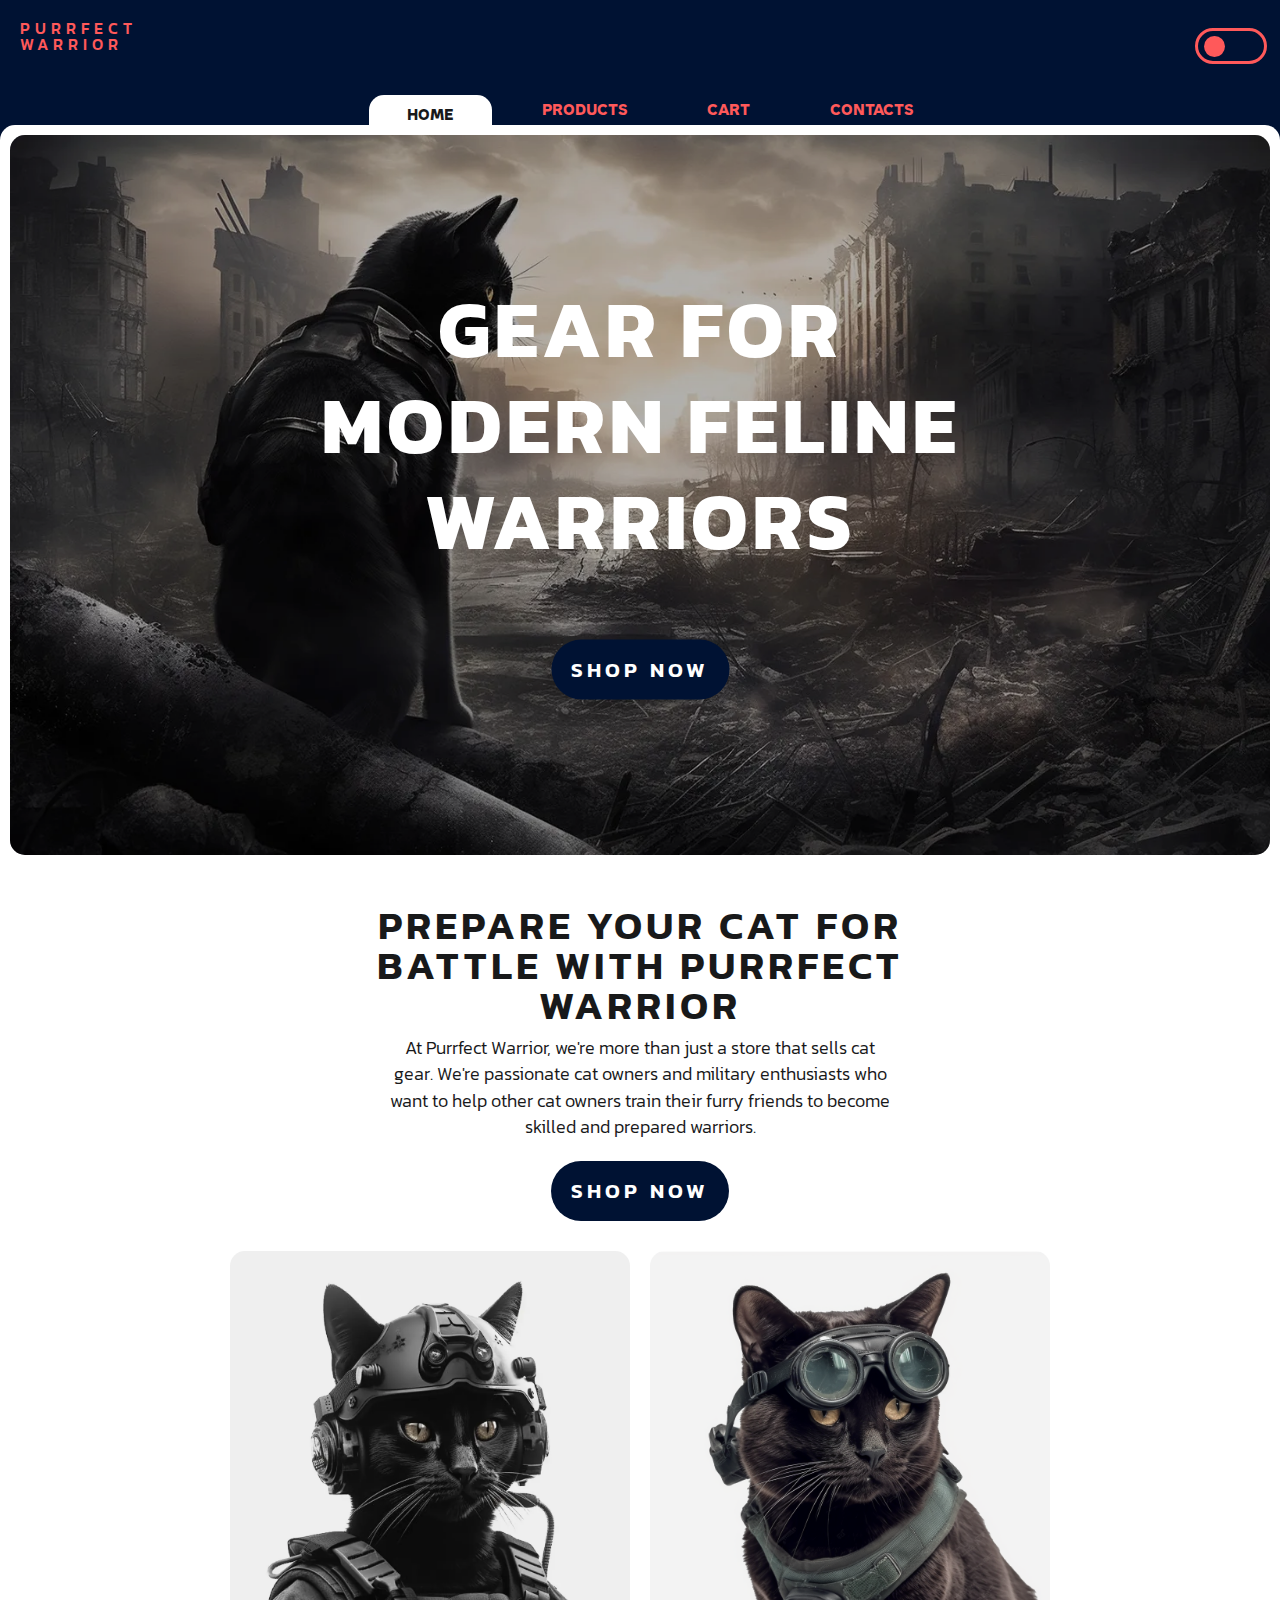
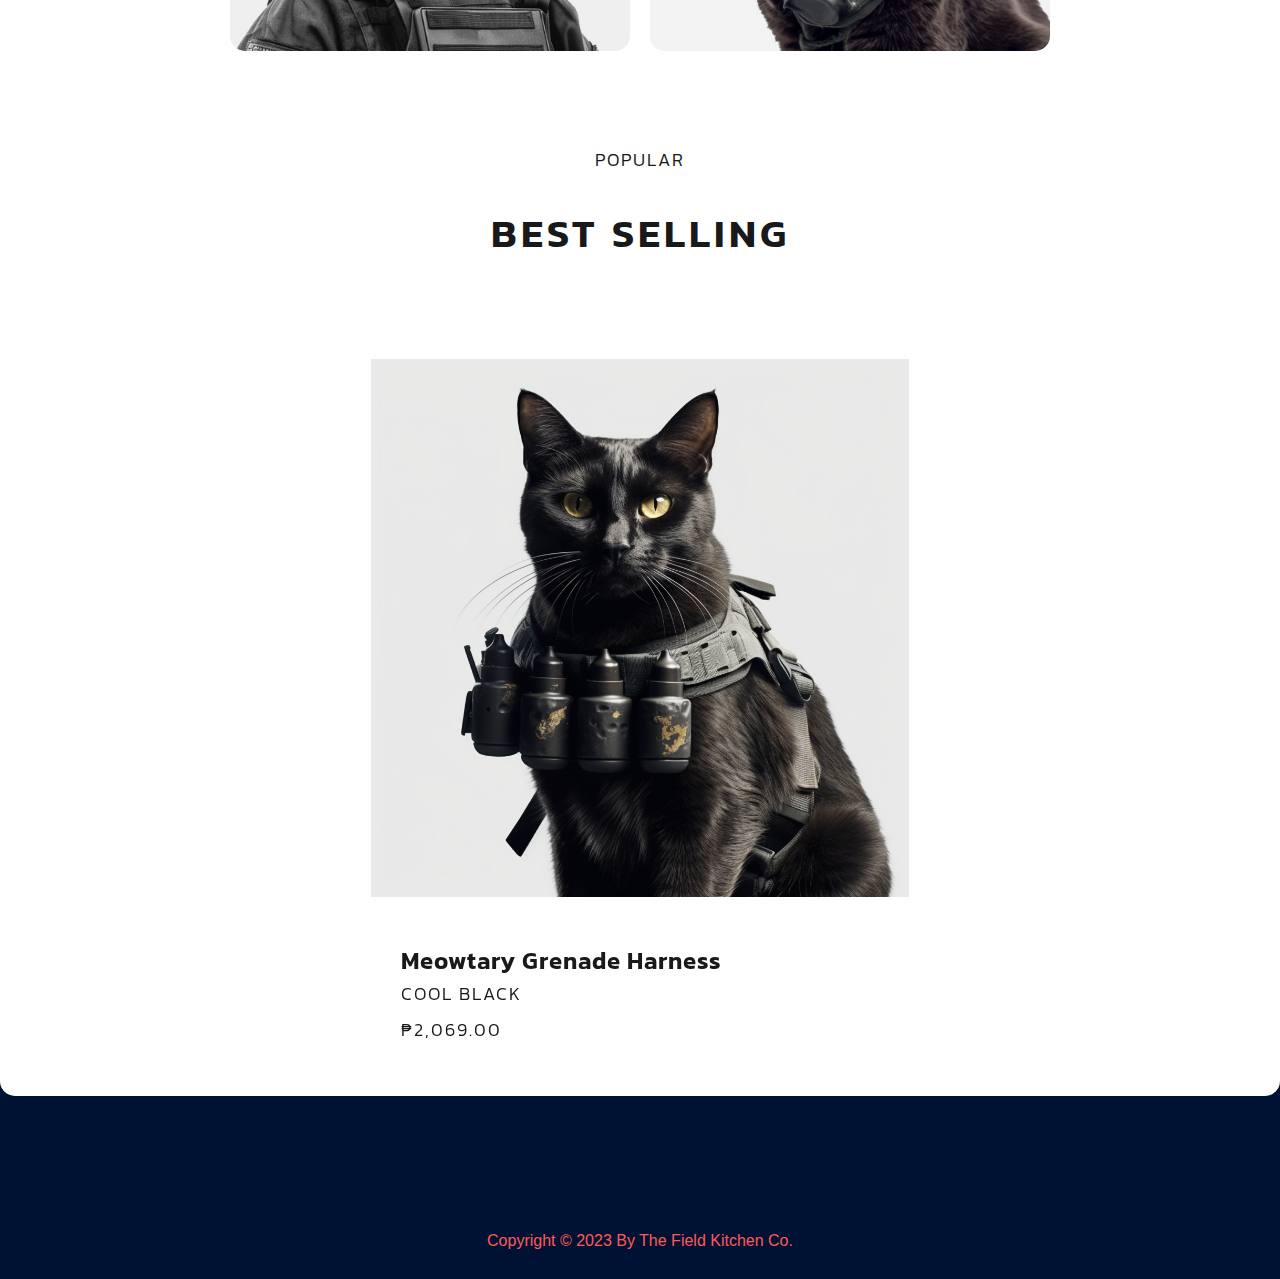
<file: index.html>
<!DOCTYPE html>
<html lang="en">

<head>
    <meta charset="UTF-8">
    <meta http-equiv="X-UA-Compatible" content="IE=edge">
    <meta name="viewport" content="width=device-width, initial-scale=1.0">
    <link href="https://cdn.jsdelivr.net/npm/bootstrap@5.3.3/dist/css/bootstrap.min.css" rel="stylesheet"
        integrity="sha384-QWTKZyjpPEjISv5WaRU9OFeRpok6YctnYmDr5pNlyT2bRjXh0JMhjY6hW+ALEwIH" crossorigin="anonymous">
    <link rel="stylesheet" href="css/main.css">
    <link rel="stylesheet" href="css/reset.css">

    <link rel="preconnect" href="https://fonts.googleapis.com">
    <link rel="preconnect" href="https://fonts.gstatic.com" crossorigin>
    <link
        href="https://fonts.googleapis.com/css2?family=Kanit:ital,wght@0,100;0,200;0,300;0,400;0,500;0,600;0,700;0,800;0,900;1,100;1,200;1,300;1,400;1,500;1,600;1,700;1,800;1,900&family=Montserrat:wght@400;600;700&display=swap"
        rel="stylesheet">

    <link rel="preconnect" href="https://fonts.googleapis.com">
    <link rel="preconnect" href="https://fonts.gstatic.com" crossorigin>
    <link href="https://fonts.googleapis.com/css2?family=Cabin:ital,wght@0,400..700;1,400..700&display=swap"
        rel="stylesheet">
    <title>Purrfect Warrior ● Home</title>

</head>

<body>
    <header class="header-container">
        <h1 class="kanit-light-logo">PURRFECT<br>WARRIOR</h1>
        <div class="toggle-switch parent" id="darkmodebutton">
            <label class="switch-label">
                <input type="checkbox" class="checkbox" id="darkmodecheckbox">
                <span class="slider"></span>
            </label>
        </div>
    </header>

    <div class="spacer"></div>

    <nav class="header-navigation">
        <ul>
            <li id="home" class="btn"><button><span><a href="index.html">HOME</a></span></button></li>
            <li id="products" class=""><button class="navigation-button"><span><a
                            href="products.html">PRODUCTS</a></span></button></li>
            <li id="cart" class=""><button class="navigation-button"><span><a href="cart.html">CART</a></span></button>
            </li>
            <li id="contactus" class=""><button class="navigation-button"><span><a
                            href="contactus.html">CONTACTS</a></span></button></li>
        </ul>
    </nav>

    <div class="content">
        
        <div class="front-page">
            <div class="darkened-image">
                <img src="img/index/home1.webp" class="darkened-image">
            </div>
            <div class="text-overlay">
                <h2 class="kanit-bold" style="letter-spacing:4px;">GEAR FOR<br>MODERN FELINE<br>WARRIORS</h2>
                <div class="button-container">
                    <a href="products.html" style="text-decoration: none; color: inherit;">
                        <button class="custom-button kanit-semibold">SHOP NOW</button>
                    </a>
                </div>
            </div>
        </div>
        <div class="home-content">
            <h1 class="kanit-semibold">PREPARE YOUR CAT FOR<br>BATTLE WITH PURRFECT<br>WARRIOR</h1>
            <div class="home-text-container">
                <p class="kanit-light">At Purrfect Warrior, we're more than just a store that sells cat<br>
                    gear. We're passionate cat owners and military enthusiasts who<br>
                    want to help other cat owners train their furry friends to become<br>
                    skilled and prepared warriors.
                </p>
            </div>
            <div class="button-container">
                <a href="products.html" style="text-decoration: none; color: inherit;">
                    <button class="custom-button kanit-semibold">SHOP NOW</button>
                </a>
            </div>
            <div class="image-container">
                <div class="image-wrapper">
                    <img src="img/index/cat1.webp" class="side-by-side-image">
                </div>
                <div class="image-wrapper">
                    <img src="img/index/cat2.png" class="side-by-side-image">
                </div>
            </div>
            <br><br><br><br>
            <p class="kanit-light" style="letter-spacing: 2px;">POPULAR</p>
            <br>
            <h1 class="kanit-semibold">BEST SELLING</h1>
            <br><br><br><br>
            <div class="container justify-content-center">
                <div id="carouselExampleIndicators" class="carousel slide" data-bs-ride="carousel" data-bs-interval="5000">
                    <div class="carousel-inner">
                        <div class="carousel-item active" style="cursor: pointer;"onmouseover="changeImage(this, 'img/index/grenadeharness_alt.png')" onmouseout="changeImage(this, 'img/index/grenadeharness.png')">
                            <div class="image-wrapper">
                                <img src="img/index/grenadeharness.png" class="d-block w-100" alt="...">
                                <div class="image-caption">
                                    <h1 class="kanit-semibold2" >Meowtary Grenade Harness</h1>
                                    <p class="kanit-light" style="letter-spacing: 2px;">COOL BLACK</p>
                                    <p class="kanit-light" style="letter-spacing: 2px;">₱2,069.00</p>
                                </div>
                            </div>
                        </div>
                        <div class="carousel-item" style="cursor: pointer;" onmouseover="changeImage(this, 'img/index/catgoggles_alt.png')" onmouseout="changeImage(this, 'img/index/cateyegoggles.webp')">
                            <div class="image-wrapper">
                                <img src="img/index/cateyegoggles.webp" class="d-block w-100" alt="...">
                                <div class="image-caption">
                                    <h1 class="kanit-semibold2" >Cat-Eye Goggles</h1>
                                    <p class="kanit-light" style="letter-spacing: 2px;">CHARCOAL BLACK</p>
                                    <p class="kanit-light" style="letter-spacing: 2px;">₱5,069.00</p>
                                </div>
                            </div>
                        </div>
                        <div class="carousel-item" style="cursor: pointer;" onmouseover="changeImage(this, 'img/index/felinecombatglasses_alt.png')" onmouseout="changeImage(this, 'img/index/felinecombatglasses.png')">
                            <div class="image-wrapper">
                                <img src="img/index/felinecombatglasses.png" class="d-block w-100" alt="...">
                                <div class="image-caption">
                                    <h1 class="kanit-semibold2" >Feline Combat Goggles</h1>
                                    <p class="kanit-light" style="letter-spacing: 2px;">LIGHT BLUE</p>
                                    <p class="kanit-light" style="letter-spacing: 2px;">₱4,069.00</p>
                                </div>
                            </div>
                        </div>
                    </div>
                    <button class="carousel-control-prev" type="button" data-bs-target="#carouselExampleIndicators"
                        data-bs-slide="prev">
                        <span class="carousel-control-prev-icon" aria-hidden="true"></span>
                        <span class="visually-hidden">Previous</span>
                    </button>
                    <button class="carousel-control-next" type="button" data-bs-target="#carouselExampleIndicators"
                        data-bs-slide="next">
                        <span class="carousel-control-next-icon" aria-hidden="true"></span>
                        <span class="visually-hidden">Next</span>
                    </button>
                </div>
            </div>


        </div>
    </div>
    <div class="spacer"></div>

    <div class="extra-layer1"></div>
    <div class="extra-layer2"></div>
    <footer>
        <h1>Copyright © 2023 By The Field Kitchen Co.</h1>
    </footer>
    <script src="purrfectwarrior.js"></script>
    <script src="https://cdn.jsdelivr.net/npm/bootstrap@5.3.3/dist/js/bootstrap.bundle.min.js"
        integrity="sha384-YvpcrYf0tY3lHB60NNkmXc5s9fDVZLESaAA55NDzOxhy9GkcIdslK1eN7N6jIeHz" crossorigin="anonymous">
    </script>


</body>

</html>
</file>
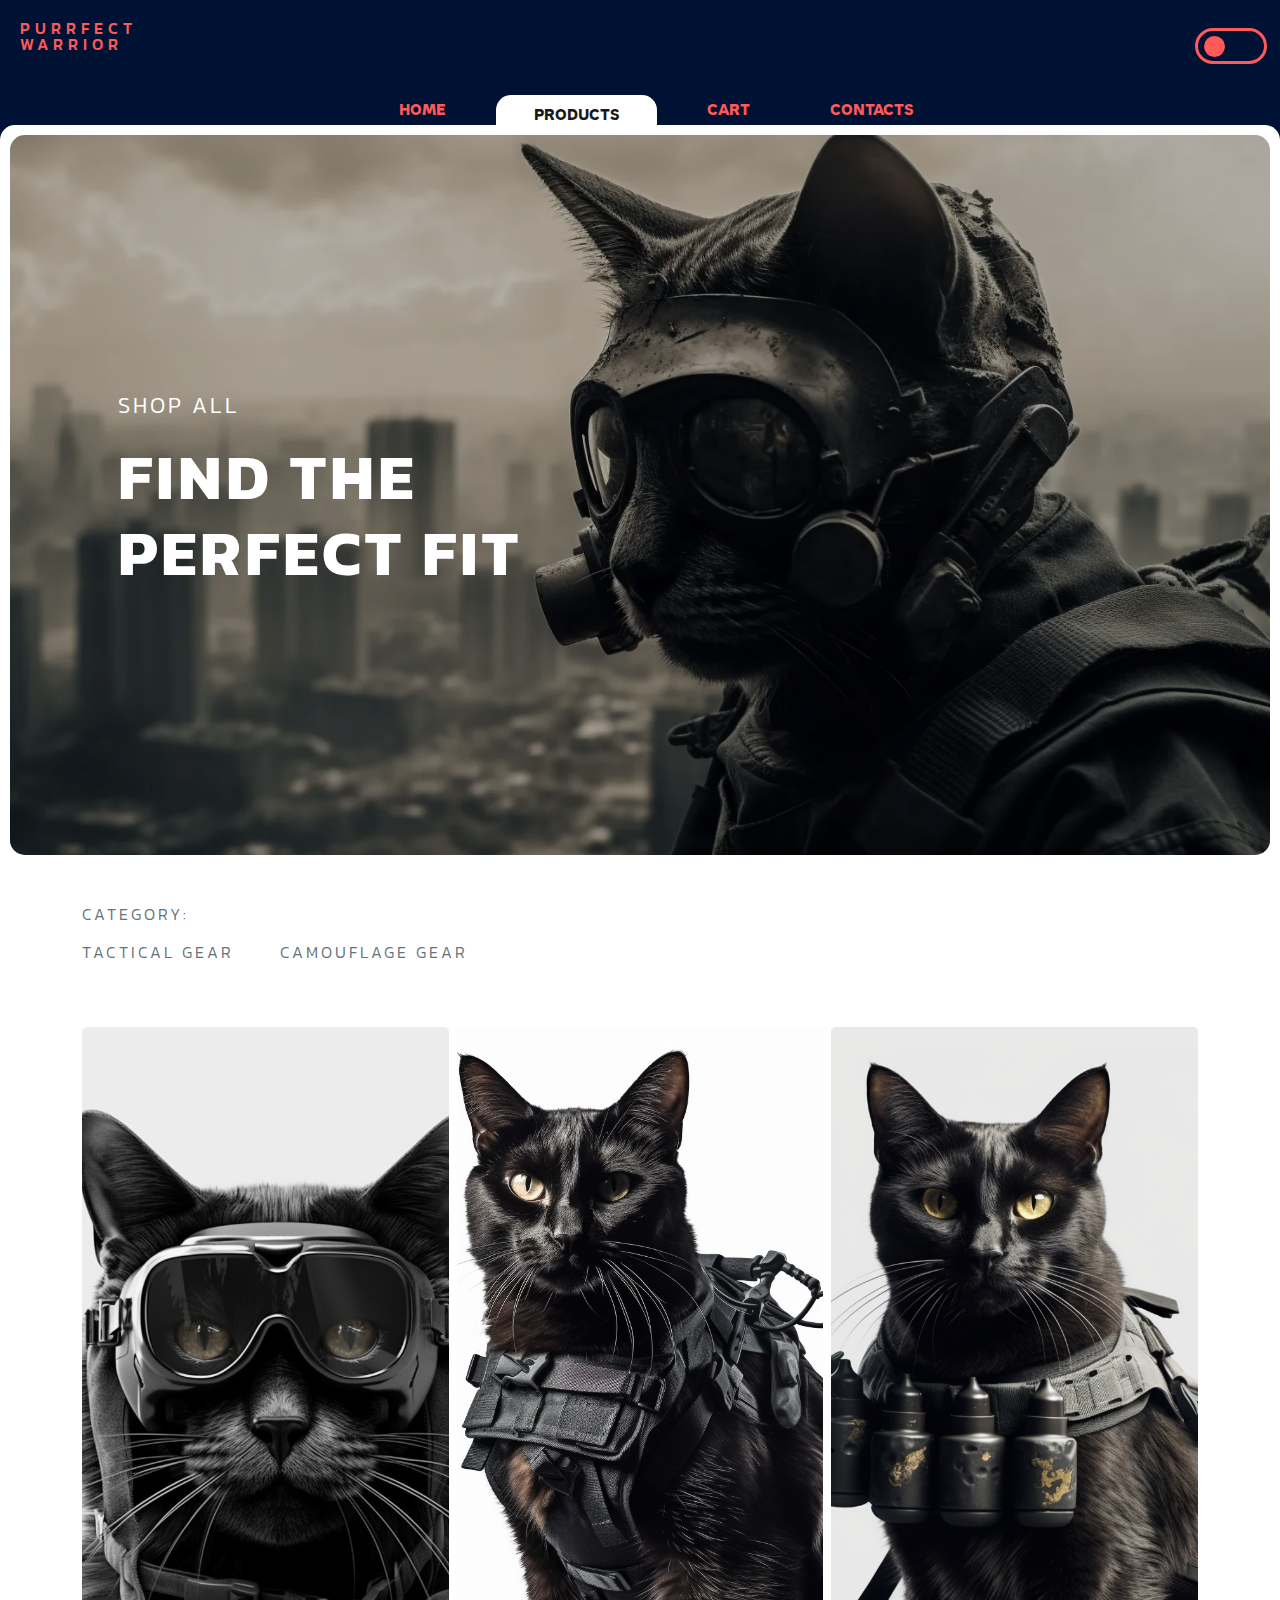
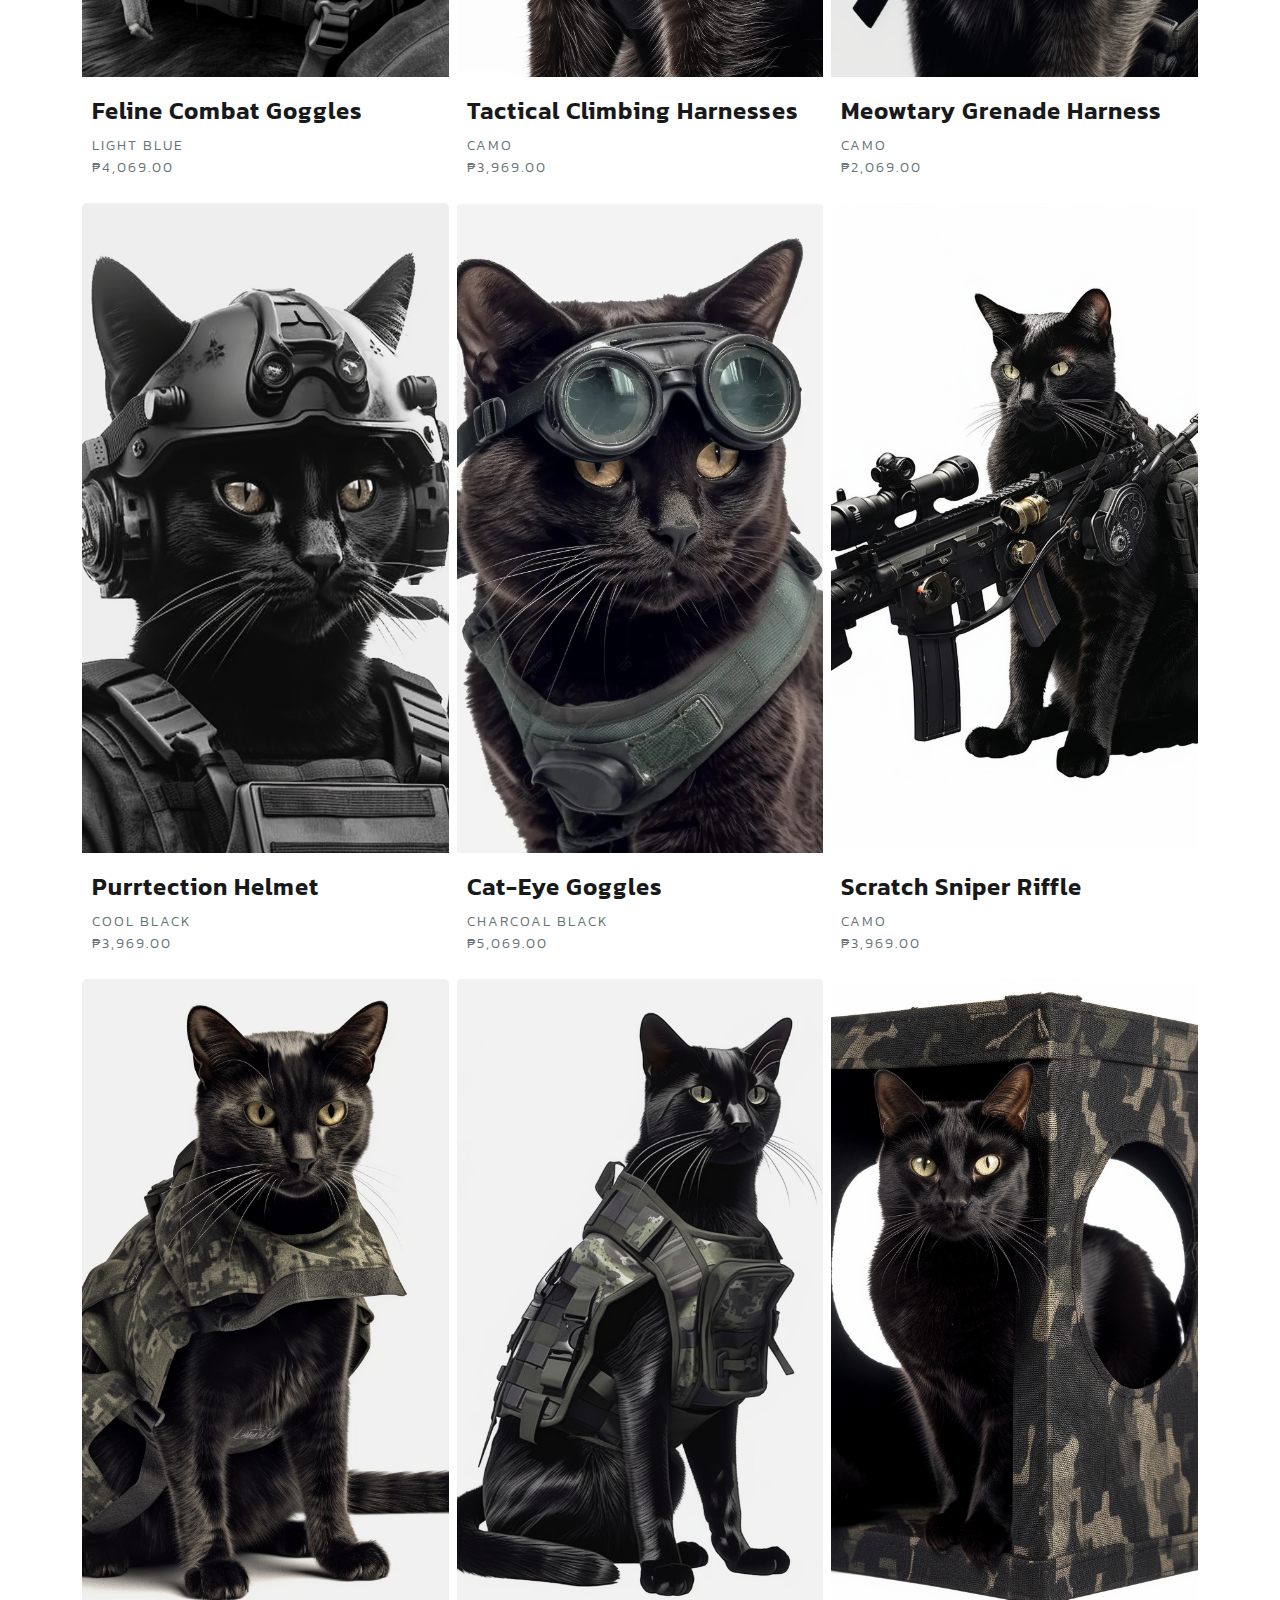
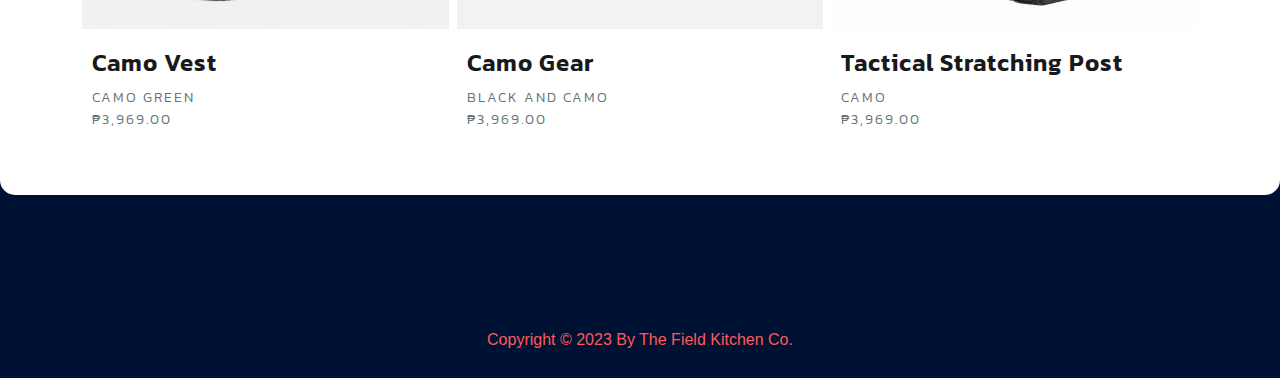
<file: products.html>
<!DOCTYPE html>
<html lang="en">

<head>
    <meta charset="UTF-8">
    <meta http-equiv="X-UA-Compatible" content="IE=edge">
    <meta name="viewport" content="width=device-width, initial-scale=1.0">
    <link href="https://cdn.jsdelivr.net/npm/bootstrap@5.3.3/dist/css/bootstrap.min.css" rel="stylesheet"
        integrity="sha384-QWTKZyjpPEjISv5WaRU9OFeRpok6YctnYmDr5pNlyT2bRjXh0JMhjY6hW+ALEwIH" crossorigin="anonymous">
    <link rel="stylesheet" href="css/products.css">
    <link rel="stylesheet" href="css/reset.css">


    <link rel="preconnect" href="https://fonts.googleapis.com">
    <link rel="preconnect" href="https://fonts.gstatic.com" crossorigin>
    <link
        href="https://fonts.googleapis.com/css2?family=Kanit:ital,wght@0,100;0,200;0,300;0,400;0,500;0,600;0,700;0,800;0,900;1,100;1,200;1,300;1,400;1,500;1,600;1,700;1,800;1,900&family=Montserrat:wght@400;600;700&display=swap"
        rel="stylesheet">

    <link rel="preconnect" href="https://fonts.googleapis.com">
    <link rel="preconnect" href="https://fonts.gstatic.com" crossorigin>
    <link href="https://fonts.googleapis.com/css2?family=Cabin:ital,wght@0,400..700;1,400..700&display=swap"
        rel="stylesheet">
    <title>Purrfect Warrior ● Products</title>

</head>

<body>
    <header class="header-container">
        <h1 class="kanit-light-logo">PURRFECT<br>WARRIOR</h1>
        <div class="toggle-switch parent" id="darkmodebutton">
            <label class="switch-label">
                <input type="checkbox" class="checkbox" id="darkmodecheckbox">
                <span class="slider"></span>
            </label>
        </div>
    </header>

    <div class="spacer"></div>

    </div>
    <nav class="header-navigation">
        <ul>
            <li id="home" class=""><button class="navigation-button"><span><a href="index.html">HOME</a></span></button>
            </li>
            <li id="products" class="btn"><button><span><a href="products.html">PRODUCTS</a></span></button></li>
            <li id="cart" class=""><button class="navigation-button"><span><a href="cart.html">CART</a></span></button>
            </li>
            <li id="contactus" class=""><button class="navigation-button"><span><a
                            href="contactus.html">CONTACTS</a></span></button></li>
        </ul>
    </nav>

    <div class="content">
        <div class="front-page">
            <div class="darkened-image">
                <img src="img/products/products_front.webp" class="darkened-image">
            </div>
            <div class="text-overlay">
                <p class="kanit-light2">SHOP ALL</p>
                <h2 class="kanit-bold" style="letter-spacing:4px;">FIND THE<br>PERFECT FIT</h2>
            </div>
        </div>
        <div class="container">
            <div class="row">
                <div class="col">
                    <div class="text-div">
                        <h1 class="kanit-light3">CATEGORY:<br><br>
                            <div class="button-text"><a class="button-text" href="link1.html">TACTICAL GEAR</a>
                            </div>&emsp;
                            <div class="button-text"><a class="button-text" href="link2.html">CAMOUFLAGE GEAR</a>
                            </div>
                        </h1>
                    </div>
                </div>
            </div>
        </div>
        <div class="container">
            <div class="row row-cols-2 row-cols-md-3 g-2 mt-5 mb-5">
                <div class="col mb-3">
                    <div class="card image-wrapper" style="cursor: pointer;"onmouseover="changeImage(this, 'img/index/felinecombatglasses_alt.png')" onmouseout="changeImage(this, 'img/index/felinecombatglasses.png')">
                        <div class="card-body p-0">
                                <img src="img/index/felinecombatglasses.png" class="card-img-top cropped-zoom-in" alt="...">
                                <h1 class="kanit-semibold2" >Feline Combat Goggles</h1>
                                <p class="kanit-light">LIGHT BLUE<br>
                                ₱4,069.00</p>
                        </div>
                    </div>
                </div>
                <div class="col mb-3">
                    <div class="card image-wrapper" style="cursor: pointer;"onmouseover="changeImage(this, 'img/products/harness_alt.png')" onmouseout="changeImage(this, 'img/products/harness.png')">
                        <div class="card-body p-0">
                                <img src="img/products/harness.png" class="card-img-top cropped-zoom-in" alt="...">
                                <h1 class="kanit-semibold2" >Tactical Climbing Harnesses</h1>
                                <p class="kanit-light">CAMO<br>
                                ₱3,969.00</p>
                        </div>
                    </div>
                </div>
                <div class="col mb-3">
                    <div class="card image-wrapper" style="cursor: pointer;"onmouseover="changeImage(this, 'img/products/grenadeharness_alt.png')" onmouseout="changeImage(this, 'img/products/grenadeharness.png')">
                        <div class="card-body p-0">
                                <img src="img/products/grenadeharness.png" class="card-img-top cropped-zoom-in" alt="...">
                                <h1 class="kanit-semibold2" >Meowtary Grenade Harness</h1>
                                <p class="kanit-light">CAMO<br>
                                ₱2,069.00</p>
                        </div>
                    </div>
                </div>
                <div class="col mb-3">
                    <div class="card image-wrapper" style="cursor: pointer;"onmouseover="changeImage(this, 'img/products/helmet_alt.png')" onmouseout="changeImage(this, 'img/products/helmet.png')">
                        <div class="card-body p-0">
                                <img src="img/products/helmet.png" class="card-img-top cropped-zoom-in" alt="...">
                                <h1 class="kanit-semibold2" >Purrtection Helmet</h1>
                                <p class="kanit-light">COOL BLACK<br>
                                ₱3,969.00</p>
                        </div>
                    </div>
                </div>
                <div class="col mb-3">
                    <div class="card image-wrapper" style="cursor: pointer;"onmouseover="changeImage(this, 'img/products/cateyegoggles_alt.png')" onmouseout="changeImage(this, 'img/products/cateyegoggles.webp')">
                        <div class="card-body p-0">
                                <img src="img/products/cateyegoggles.webp" class="card-img-top cropped-zoom-in" alt="...">
                                <h1 class="kanit-semibold2" >Cat-Eye Goggles</h1>
                                <p class="kanit-light">CHARCOAL BLACK<br>
                                ₱5,069.00</p>
                        </div>
                    </div>
                </div>
                <div class="col mb-3">
                    <div class="card image-wrapper" style="cursor: pointer;"onmouseover="changeImage(this, 'img/products/sniper_alt.png')" onmouseout="changeImage(this, 'img/products/sniper.png')">
                        <div class="card-body p-0">
                                <img src="img/products/sniper.png" class="card-img-top cropped-zoom-in" alt="...">
                                <h1 class="kanit-semibold2" >Scratch Sniper Riffle</h1>
                                <p class="kanit-light">CAMO<br>
                                ₱3,969.00</p>
                        </div>
                    </div>
                </div>
                <div class="col mb-3">
                    <div class="card image-wrapper" style="cursor: pointer;"onmouseover="changeImage(this, 'img/products/vest_alt.png')" onmouseout="changeImage(this, 'img/products/vest.png')">
                        <div class="card-body p-0">
                                <img src="img/products/vest.png" class="card-img-top cropped-zoom-in" alt="...">
                                <h1 class="kanit-semibold2" >Camo Vest</h1>
                                <p class="kanit-light">CAMO GREEN<br>
                                ₱3,969.00</p>
                        </div>
                    </div>
                </div>
                <div class="col mb-3">
                    <div class="card image-wrapper" style="cursor: pointer;"onmouseover="changeImage(this, 'img/products/gear_alt.png')" onmouseout="changeImage(this, 'img/products/gear.png')">
                        <div class="card-body p-0">
                                <img src="img/products/gear.png" class="card-img-top cropped-zoom-in" alt="...">
                                <h1 class="kanit-semibold2" >Camo Gear</h1>
                                <p class="kanit-light">BLACK AND CAMO<br>
                                ₱3,969.00</p>
                        </div>
                    </div>
                </div>
                <div class="col mb-3">
                    <div class="card image-wrapper" style="cursor: pointer;"onmouseover="changeImage(this, 'img/products/post_alt.png')" onmouseout="changeImage(this, 'img/products/post.png')">
                        <div class="card-body p-0">
                                <img src="img/products/post.png" class="card-img-top cropped-zoom-in" alt="...">
                                <h1 class="kanit-semibold2" >Tactical Stratching Post</h1>
                                <p class="kanit-light">CAMO<br>
                                ₱3,969.00</p>
                        </div>
                    </div>
                </div>
            </div>
        </div>

    </div>


    <div class="spacer"></div>

    <div class="extra-layer1"></div>
    <div class="extra-layer2"></div>
    <footer>
        <h1>Copyright © 2023 By The Field Kitchen Co.</h1>
    </footer>
    <script src="purrfectwarrior.js"></script>
    <script src="https://cdn.jsdelivr.net/npm/bootstrap@5.3.3/dist/js/bootstrap.bundle.min.js"
        integrity="sha384-YvpcrYf0tY3lHB60NNkmXc5s9fDVZLESaAA55NDzOxhy9GkcIdslK1eN7N6jIeHz" crossorigin="anonymous">
    </script>
</body>

</html>
</file>
<file: css/main.css>
:root {
    --color1: white;
    --color2: #18191a;
    --body: #001233;
    --navbuttext: #ff595a;
    --currentbutton: #18191a;
    --header: #001233;
    --transition-speed: 0.5s;
    --switch: #001233;
    --headerh1: #ff595a;
    --switchborder: #ff595a;
    --content: white;
}

.darkmode {
    --color1: #313338;
    --color2: white;
    --body: #1e1f22;
    --navbuttext: white;
    --currentbutton: white;
    --header: #313338;
    --button: #313338;
    --headerh1: white;
    --switchborder: white;
    --content: #313338;

}



header h1 {
    display: inline-block;
    line-height: 16px;
    letter-spacing: 5px;
    color: var(--headerh1);
    font-family: 'Bokor', cursive;
    font-size: 30px;
    transition: color var(--transition-speed) ease-in-out;
    font-weight: normal;

}

.header-container {
    display: flex;
    justify-content: space-between;
    align-items: center;
}

header {
    background-color: var(--header);
    height: 80px;
    display: flex;
    align-items: center;
    transition: background-color var(--transition-speed) ease-in-out;

}

.parent {
    margin-left: auto;
}

@font-face {
    font-family: 'ggsans-medium';
    src: url('ggsans-Medium.ttf');
    font-weight: medium;
    font-style: normal;
}

@font-face {
    font-family: 'ggsans-bolder';
    src: url('ggsans-ExtraBold.ttf');
    font-weight: bolder;
    font-style: normal;
}

.header-navigation {
    font-family: 'Righteous', cursive;
    display: flex;
    justify-content: center;
    line-height: 30px;
    font-size: 16px;
    height: 30px;

}

.header-navigation ul {
    display: flex;
    margin: 0;

}

.header-navigation ul li {
    margin: 0 10px;

}

.header-navigation ul li a {
    padding: 0 30px;
    cursor: pointer;
    height: 100%;
    display: block;
    font-family: 'ggsans-bolder', sans-serif;
    text-decoration: none;
    color: inherit;
}

body {
    background-color: var(--body);
    transition: background-color var(--transition-speed) ease-in-out;

}

.btn {
    background-color: var(--content) !important;
    border-radius: 15px 15px 0px 0px;
    color: var(--currentbutton);
    transition: background-color var(--transition-speed) ease-in-out, color var(--transition-speed) ease-in-out;
    padding: 7px;
}

.spacer {
    height: 15px;
}

.navigation-button {
    position: relative;
    display: flex;
    justify-content: center;
    border-radius: 15px 15px 0px 0px;
    background: var(--navb);
    color: var(--navbuttext);
}

.navigation-button:after {
    content: "";
    width: 85%;
    height: 0%;
    background: var(--content);
    position: absolute;
    transition: all 0.3s ease-out;
    bottom: 0;
}

.navigation-button:hover::after {
    width: 100%;
    height: 25%;
    border-radius: 15px 15px 0px 0px;
}

.navigation-button span {
    text-align: center;
    color: var(--navbuttext);
    transition: all 0.3s ease-in-out;
}

.navigation-button:hover span {
    transform: scale(1.05) translateY(-3px);
}

.content {
    background-color: var(--content);
    font-family: 'ggsans-medium', sans-serif;
    border-radius: 15px;
    color: var(--color2);
    height: auto;
    display: flex;
    transition: background-color var(--transition-speed) ease-in-out, color var(--transition-speed) ease-in-out;
    justify-content: space-between;
    position: relative;
    flex-direction: column;
}

.front-page {
    padding: 10px;
    /* Optional: Add padding for spacing */
    box-sizing: border-box;
    /* Ensure padding doesn't affect max-width */
    position: relative;
    margin-bottom: 40px;

}

.front-page img {
    max-width: 100%;
    /* Ensure image doesn't exceed container width */
    height: auto;
    /* Maintain aspect ratio */
    border-radius: 15px;
    /* Optional: Apply border-radius to image */
}




.kanit-bold {
    font-family: "Kanit", sans-serif;
    font-weight: 700;
    font-style: normal;
    text-align: center;
}

.kanit-light-logo {
    font-family: "Kanit", sans-serif;
    font-weight: 500;
    font-style: normal;
    font-size: 1rem;
    margin-left: 20px;
}

.kanit-light {
    font-family: "Kanit", sans-serif;
    font-weight: 300;
    font-style: normal;
    font-size: 1.1rem;
}

.kanit-semibold {
    font-family: "Kanit", sans-serif;
    font-weight: 600;
    font-style: normal;
    font-size: 2.5rem;
    letter-spacing: 4px;
    line-height: 40px;
    margin-bottom: 10px;
}

.kanit-semibold2 {
    font-family: "Kanit", sans-serif;
    font-weight: 600;
    font-style: normal;
    font-size: 1.5rem;
    letter-spacing: 1px;

}

.text-overlay {
    position: absolute;
    top: 50%;
    /* Adjust top position as needed */
    left: 50%;
    /* Adjust left position as needed */
    transform: translate(-50%, -50%);
    z-index: 2;
    /* Ensure text appears above the image */
    color: white;
    font-size: 5rem;
}

h2 {
    font-size: 5rem;
}

.darkened-image {
    width: 100%;
    height: auto;
    border-radius: 15px;
    position: relative;

    
}

.darkened-image::before {
    content: '';
    position: absolute;
    top: 0;
    left: 0;
    width: 100%;
    height: 100%;
    background-color: rgba(0, 0, 0, 0.3);
    /* Adjust opacity here */
    border-radius: 15px;
    z-index: 1;
}

.home-content {
    text-align: center;
}

.button-container {
    text-align: center;
    margin-top: 20px;
    /* Adjust as needed */
}

.custom-button {
    padding: 10px 20px;
    font-size: 1.3rem;
    border-radius: 30px;
    background-color: var(--body);
    color: white;
    border: none;
    cursor: pointer;
    transition: background-color 0.3s ease;
}

.custom-button:hover {
    background-color: var(--button-color-hover);
}

.image-container {
    display: flex;
    justify-content: center;
    margin-top: 20px;
}

.image-wrapper {
    margin: 0 10px;
    /* Adjust spacing between images */
}

.image-wrapper img {
    max-width: 100%;
    height: auto;
    display: block;
    transition: all 0.7s cubic-bezier(0.15, 0.83, 0.66, 1);
}

.image-wrapper:hover img {
    transform: scale(1.10);
    /* Zoom in effect on hover */

}

.image-caption {
    margin-top: 20px;
    margin-bottom: 10px;
    bottom: 0;
    left: 0;
    width: 100%;
    line-height: 20px;
    padding: 30px;
    color: var(--color3);
    text-align: left;
}

.side-by-side-image {
    width: 400px;
    /* Adjust image width as needed */
    height: auto;
    border-radius: 15px;
}

.carousel {
    width: 50%;
    /* Set the width of the carousel container */
    height: 100%;
    margin: 0 auto;
    /* Center the carousel horizontally */
    overflow: hidden;
    /* Hide any overflow content */
    display: flex;
    justify-content: center;
    /* Center the carousel horizontally */
    align-items: center;
    /* Center the carousel vertically */

}

.carousel-item {
    text-align: center;
    /* Center the image inside each carousel item */
}

.carousel-item img {
    max-width: 100%;
    /* Limit the maximum width of the images to the size of the carousel */
    height: auto;
    /* Maintain aspect ratio */
}

.carousel .carousel-control-prev,
.carousel .carousel-control-next {
    visibility: hidden;
    opacity: 1;
}

.carousel:hover .carousel-control-prev,
.carousel:hover .carousel-control-next {
    visibility: visible;
    animation-duration: 1s;
    transition-timing-function: linear;
}

.carousel:hover .carousel-control-prev {
    animation-name: FadeInPrev;
}

.carousel:hover .carousel-control-next {
    animation-name: FadeInNext;
}

@keyframes FadeInPrev {
    0% {
        opacity: 0;
        padding-left: 40px;
    }

    100% {
        opacity: 1;
        padding-left: 0px;
    }
}

@keyframes FadeInNext {
    0% {
        opacity: 0;
        padding-right: 40px;
    }

    100% {
        opacity: 1;
        padding-right: 0px;
    }
}

.carousel-control-prev-icon,
.carousel-control-next-icon {
    filter: invert(100%);
    /* Change the color of the icons to black */

}


footer {
    width: 100%;
    background-color: var(--header);
    color: var(--color1);
    text-align: center;
    font-family: 'Roboto', sans-serif;
    font-weight: lighter;
    transition: background-color var(--transition-speed) ease-in-out;
    z-index: 8;
    margin-top: 100px;
}

footer h1 {
    display: inline-block;
    line-height: 60px;
    color: var(--headerh1);
    font-family: 'Roboto', sans-serif;
    transition: color var(--transition-speed) ease-in-out;
    z-index: 8;
    font-size: 1rem;
}


.toggle-switch {
    position: relative;
    width: 60px;
    height: 25px;
    --light: white;
    --yellow: #ffd801;
    --dark: #18191a;
    float: right;
    margin-right: 25px;
}

.switch-label {
    position: absolute;
    width: 4.5rem;
    height: 2.3rem;
    background-color: var(--switch);
    border-radius: 30px;
    cursor: pointer;
    border: 3px solid var(--switchborder);
    transition: background-color var(--transition-speed) ease-in-out, border-color var(--transition-speed) ease-in-out;
}

.checkbox {
    position: absolute;

    display: none;
}

.slider {
    position: absolute;
    width: 100%;
    height: 100%;
    border-radius: 30px;
    -webkit-transition: 0.4s;
    transition: 0.4s;


}

.checkbox:checked~.slider {
    background-color: var(--color1);
    transition: background-color var(--transition-speed) ease-in-out;

}

.slider::before {
    content: "";
    position: absolute;
    top: 0.35rem;
    left: 0.4rem;
    width: 1.3rem;
    height: 1.3rem;
    border-radius: 50%;
    -webkit-box-shadow: none;
    box-shadow: none;
    background-color: var(--switchborder);
    transition: background-color var(--transition-speed) ease-in-out;
    -webkit-transition: 0.4s;
    transition: 0.4s;
}

.checkbox:checked~.slider::before {
    -webkit-transform: translateX(30px);
    -ms-transform: translateX(30x);
    transform: translateX(34px);
    -webkit-box-shadow: inset 7px -4px 0px 0px var(--yellow);
    box-shadow: inset -9px -4px 0px 0px var(--yellow);
    background-color: var(--color1);

}

@media only screen and (max-width: 768px) {
    h2 {
        font-size: 2rem;
    }
    .darkened-image {
        overflow: hidden;
        height: 50vh; /* Adjust the height to your preference */
        max-height: 500px; /* Add a max-height for smaller screens */
        justify-content: center; /* Horizontally center the content */
        align-items: center; /* Vertically center the content */
        position: relative; 
        
    }

    .darkened-image img {
        width: 100%;
        height: auto;
        position: relative;
        top: 31%;
        
        transform: scale(2.6); /* Zoom ratio */
    }

    .header-navigation ul li a {
        padding: 0 1px !important;
    }

    .header-navigation {
        justify-content: initial;
        font-size: 12px;
    }

    .btn {
        font-size: 12px;

    }

    .kanit-light {
        font-size: 0.7rem;

    }

    .kanit-semibold {
        font-size: 1.1rem;
        letter-spacing: 2px;
        line-height: 20px;
    }

    .custom-button {
        font-size: 1rem;
    }

    .carousel {
        width: 100%;
        /* Set the width of the carousel container */
    }

    .kanit-semibold2 {
        font-size: 1rem;
    }

    .image-caption {
        padding: 10px;
        line-height: 10px;
    }

    .carousel-indicators {
        bottom: 110px;
        /* Adjust the distance from the bottom as needed */
    }
    .carousel .carousel-control-prev,
.carousel .carousel-control-next {
    visibility: visible;
}

}
</file>
<file: css/products.css>
:root {
    --color1: white;
    --color2: #18191a;
    --color3: #667479;
    --body: #001233;
    --navbuttext: #ff595a;
    --currentbutton: #18191a;
    --header: #001233;
    --transition-speed: 0.5s;
    --switch: #001233;
    --headerh1: #ff595a;
    --switchborder: #ff595a;
    --content: white;
}

.darkmode {
    --color1: #313338;
    --color2: white;
    --color3: white;
    --body: #1e1f22;
    --navbuttext: white;
    --currentbutton: white;
    --header: #313338;
    --button: #313338;
    --headerh1: white;
    --switchborder: white;
    --content: #313338;

}



header h1 {
    display: inline-block;
    line-height: 16px;
    letter-spacing: 5px;
    color: var(--headerh1);
    font-family: 'Bokor', cursive;
    font-size: 30px;
    transition: color var(--transition-speed) ease-in-out;
    font-weight: normal;

}

.header-container {
    display: flex;
    justify-content: space-between;
    align-items: center;
}

header {
    background-color: var(--header);
    height: 80px;
    display: flex;
    align-items: center;
    transition: background-color var(--transition-speed) ease-in-out;

}

.parent {
    margin-left: auto;
}

@font-face {
    font-family: 'ggsans-medium';
    src: url('ggsans-Medium.ttf');
    font-weight: medium;
    font-style: normal;
}

@font-face {
    font-family: 'ggsans-bolder';
    src: url('ggsans-ExtraBold.ttf');
    font-weight: bolder;
    font-style: normal;
}

.header-navigation {
    font-family: 'Righteous', cursive;
    display: flex;
    justify-content: center;
    line-height: 30px;
    font-size: 16px;
    height: 30px;

}

.header-navigation ul {
    display: flex;
    margin: 0;

}

.header-navigation ul li {
    margin: 0 10px;

}

.header-navigation ul li a {
    padding: 0 30px;
    cursor: pointer;
    height: 100%;
    display: block;
    font-family: 'ggsans-bolder', sans-serif;
    text-decoration: none;
    color: inherit;
}

body {
    background-color: var(--body);
    transition: background-color var(--transition-speed) ease-in-out;

}

.btn {
    background-color: var(--content) !important;
    border-radius: 15px 15px 0px 0px;
    color: var(--currentbutton);
    transition: background-color var(--transition-speed) ease-in-out, color var(--transition-speed) ease-in-out;
    padding: 7px;
}

.spacer {
    height: 15px;
}

.navigation-button {
    position: relative;
    display: flex;
    justify-content: center;
    border-radius: 15px 15px 0px 0px;
    background: var(--navb);
    color: var(--navbuttext);
}

.navigation-button:after {
    content: "";
    width: 85%;
    height: 0%;
    background: var(--content);
    position: absolute;
    transition: all 0.3s ease-out;
    bottom: 0;
}

.navigation-button:hover::after {
    width: 100%;
    height: 25%;
    border-radius: 15px 15px 0px 0px;
}

.navigation-button span {
    text-align: center;
    color: var(--navbuttext);
    transition: all 0.3s ease-in-out;
}

.navigation-button:hover span {
    transform: scale(1.05) translateY(-3px);
}

.content {
    background-color: var(--content);
    font-family: 'ggsans-medium', sans-serif;
    border-radius: 15px;
    color: var(--color2);
    height: auto;
    display: flex;
    transition: background-color var(--transition-speed) ease-in-out, color var(--transition-speed) ease-in-out;
    justify-content: space-between;
    position: relative;
    flex-direction: column;
}

.front-page {
    padding: 10px;
    /* Optional: Add padding for spacing */
    box-sizing: border-box;
    /* Ensure padding doesn't affect max-width */
    position: relative;
    margin-bottom: 40px;

}

.front-page img {
    max-width: 100%;
    /* Ensure image doesn't exceed container width */
    height: auto;
    /* Maintain aspect ratio */
    border-radius: 15px;
    /* Optional: Apply border-radius to image */
}



.kanit-bold {
    font-family: "Kanit", sans-serif;
    font-weight: 700;
    font-style: normal;
    text-align: left;
    font-size: 4rem;
}

.kanit-light-logo {
    font-family: "Kanit", sans-serif;
    font-weight: 500;
    font-style: normal;
    font-size: 1rem;
    margin-left: 20px;
}

.kanit-light {
    font-family: "Kanit", sans-serif;
    font-weight: 300;
    font-style: normal;
    font-size: 0.9rem;
    color: var(--color3);
    letter-spacing: 2px;
    margin: 0 10px;
}

.kanit-light2 {
    font-family: "Kanit", sans-serif;
    font-weight: 300;
    font-style: normal;
    font-size: 1.4rem;
    letter-spacing: 3px;
}

.kanit-light3 {
    font-family: "Kanit", sans-serif;
    font-weight: 300;
    font-style: normal;
    font-size: 1rem;
    letter-spacing: 3px;
    text-decoration: none;
    color: var(--color3);
}

.kanit-semibold {
    font-family: "Kanit", sans-serif;
    font-weight: 600;
    font-style: normal;
    font-size: 2.5rem;
    letter-spacing: 4px;
    line-height: 40px;
    margin-bottom: 10px;
    
}

.kanit-semibold2 {
    font-family: "Kanit", sans-serif;
    font-weight: 600;
    font-style: normal;
    font-size: 1.5rem;
    letter-spacing: 1px;
    margin: 20px 0 10px 10px;
    color: var(--color2);

}

.text-overlay {
    position: absolute;
    top: 50%;
    /* Adjust top position as needed */
    left: 25%;
    /* Adjust left position as needed */
    transform: translate(-50%, -50%);
    z-index: 2;
    /* Ensure text appears above the image */
    color: white;
    text-align: left;
}

h2 {
    font-size: 5rem;
}

.darkened-image {
    width: 100%;
    height: auto;
    border-radius: 15px;
    position: relative;
    transform: scale(1);
    
}

.darkened-image::before {
    content: '';
    position: absolute;
    top: 0;
    left: 0;
    width: 100%;
    height: 100%;
    background-color: rgba(0, 0, 0, 0.3);
    /* Adjust opacity here */
    border-radius: 15px;
    z-index: 1;
    
}

.home-content {
    text-align: center;
}

.button-container {
    text-align: center;
    margin-top: 20px;
    /* Adjust as needed */
}

.custom-button {
    padding: 10px 20px;
    font-size: 1.3rem;
    border-radius: 30px;
    background-color: var(--body);
    color: white;
    border: none;
    cursor: pointer;
    transition: background-color 0.3s ease;
}

.custom-button:hover {
    background-color: var(--button-color-hover);
}


.card {
    border: none; /* Remove borders from all cards */
    background-color: var(--color1);
}
.card-body {
    height: auto;
    /* Set a fixed height for the card body */
    display: flex;
    flex-direction: column;
    justify-content: space-between;
    /* Align content vertically */
    
}
.cropped-zoom-in {
    object-fit: cover; /* Do not scale the image */
    height: 650px; /* Set the desired height */
    width: auto; /* Let the width overflow */
    overflow-x: auto;
}


.image-wrapper img {
    transition: all 0.7s cubic-bezier(0.15, 0.83, 0.66, 1);
}

.image-wrapper:hover img {
    transform: scale(1.05);
    /* Zoom in effect on hover */

}

.button-text {
    text-decoration: none;
    color: var(--color3);
    cursor: pointer;
    transition: transform 0.3s ease;
    display: inline-block; /* Display as inline block */
    margin-right: 10px; /* Add some space between the links */
}

.button-text:hover {
    transform: translateY(-5px); /* Move 5px to the right on hover */
    
}

footer {
    width: 100%;
    background-color: var(--header);
    color: var(--color1);
    text-align: center;
    font-family: 'Roboto', sans-serif;
    font-weight: lighter;
    transition: background-color var(--transition-speed) ease-in-out;
    z-index: 8;
    margin-top: 100px;
}

footer h1 {
    display: inline-block;
    line-height: 60px;
    color: var(--headerh1);
    font-family: 'Roboto', sans-serif;
    transition: color var(--transition-speed) ease-in-out;
    z-index: 8;
    font-size: 1rem;
}


.toggle-switch {
    position: relative;
    width: 60px;
    height: 25px;
    --light: white;
    --yellow: #ffd801;
    --dark: #18191a;
    float: right;
    margin-right: 25px;
}

.switch-label {
    position: absolute;
    width: 4.5rem;
    height: 2.3rem;
    background-color: var(--switch);
    border-radius: 30px;
    cursor: pointer;
    border: 3px solid var(--switchborder);
    transition: background-color var(--transition-speed) ease-in-out, border-color var(--transition-speed) ease-in-out;
}

.checkbox {
    position: absolute;

    display: none;
}

.slider {
    position: absolute;
    width: 100%;
    height: 100%;
    border-radius: 30px;
    -webkit-transition: 0.4s;
    transition: 0.4s;


}

.checkbox:checked~.slider {
    background-color: var(--color1);
    transition: background-color var(--transition-speed) ease-in-out;

}

.slider::before {
    content: "";
    position: absolute;
    top: 0.35rem;
    left: 0.4rem;
    width: 1.3rem;
    height: 1.3rem;
    border-radius: 50%;
    -webkit-box-shadow: none;
    box-shadow: none;
    background-color: var(--switchborder);
    transition: background-color var(--transition-speed) ease-in-out;
    -webkit-transition: 0.4s;
    transition: 0.4s;
}

.checkbox:checked~.slider::before {
    -webkit-transform: translateX(30px);
    -ms-transform: translateX(30x);
    transform: translateX(34px);
    -webkit-box-shadow: inset 7px -4px 0px 0px var(--yellow);
    box-shadow: inset -9px -4px 0px 0px var(--yellow);
    background-color: var(--color1);

}

@media only screen and (max-width: 768px) {
    h2 {
        font-size: 2rem;
    }
    .darkened-image {
        overflow: hidden;
        height: 50vh; /* Adjust the height to your preference */
        max-height: 500px; /* Add a max-height for smaller screens */
        justify-content: center; /* Horizontally center the content */
        align-items: center; /* Vertically center the content */
        position: relative; 
        
    }

    .darkened-image img {
        width: 100%;
        height: auto;
        position: relative;
        top: 31%;
        
        transform: scale(2.6); /* Zoom ratio */
    }

    .header-navigation ul li a {
        padding: 0 1px !important;
    }

    .header-navigation {
        justify-content: initial;
        font-size: 12px;
    }

    .btn {
        font-size: 12px;

    }
    .text-overlay {
        
        /* Adjust top position as needed */
        left: 40%;
        
    }

    .kanit-bold{
        font-size: 1.6rem;
    }

    .kanit-light {
        font-size: 0.7rem;
    }
    .kanit-light2 {
        font-size: 0.9rem;
        letter-spacing: 2px;
    }
    .kanit-light3 {
        font-size: 0.7rem;
        letter-spacing: 2px;
    }

    .kanit-semibold {
        font-size: 1.1rem;
        letter-spacing: 2px;
        line-height: 20px;
    }

    .custom-button {
        font-size: 1rem;
    }

    .kanit-semibold2 {
        font-size: 1rem;
    }

    .image-caption {
        padding: 10px;
        line-height: 10px;
    }

    .cropped-zoom-in {
        height: 300px; 
        
    }
}
</file>
